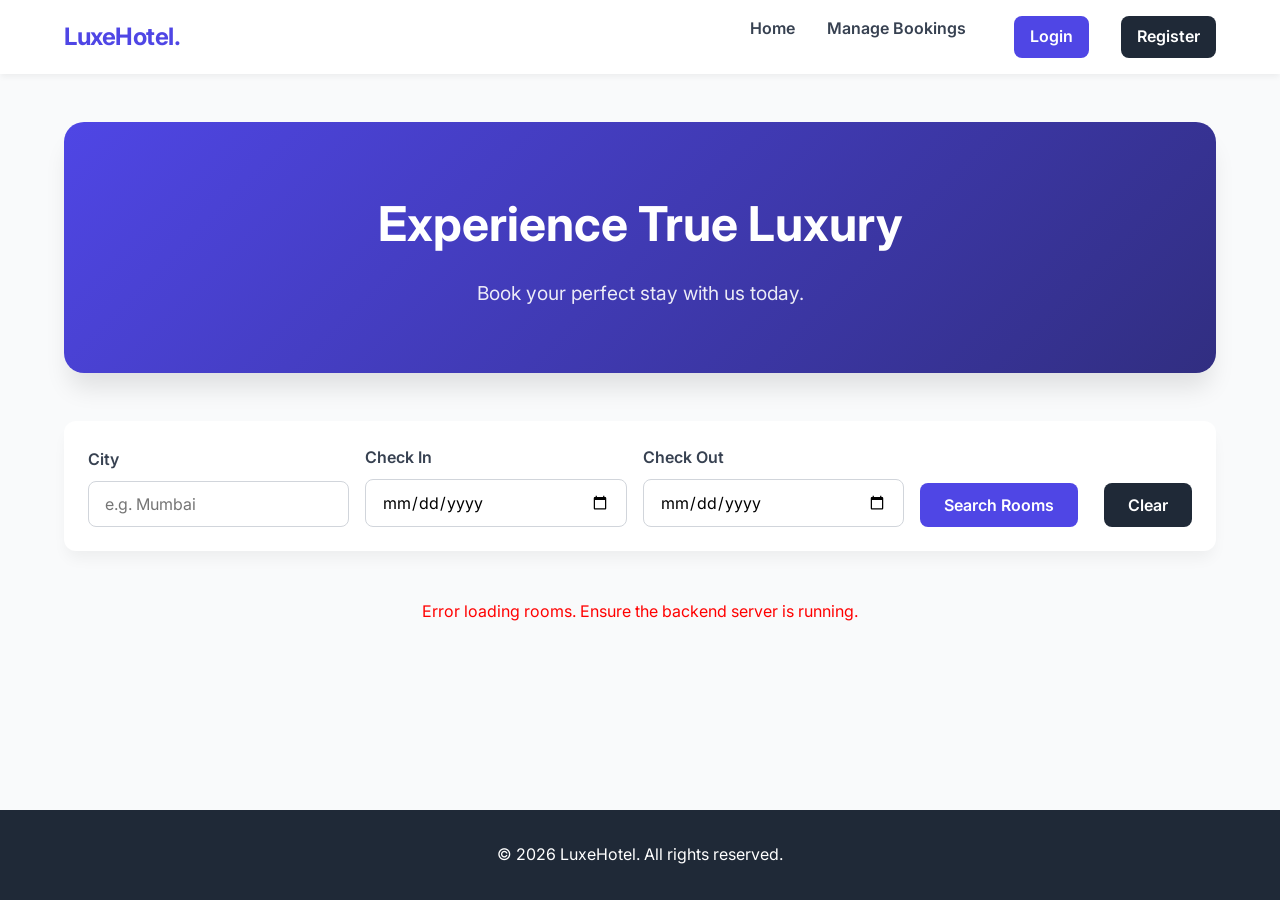
<file: frontend/index.html>
<!DOCTYPE html>
<html lang="en">
<head>
    <meta charset="UTF-8">
    <meta name="viewport" content="width=device-width, initial-scale=1.0">
    <title>Home - LuxeHotel</title>
    <link rel="stylesheet" href="css/style.css">
</head>
<body>

<header>
    <a href="index.html" class="logo">LuxeHotel.</a>
    <nav>
        <ul>
            <!-- Populated by auth.js -->
        </ul>
    </nav>
</header>

<main>
    <section class="hero">
        <h1>Experience True Luxury</h1>
        <p>Book your perfect stay with us today.</p>
    </section>

    <form class="search-bar" id="searchForm">
        <div class="form-group">
            <label>City</label>
            <input type="text" id="cityInput" class="form-control" placeholder="e.g. Mumbai">
        </div>
        <div class="form-group">
            <label>Check In</label>
            <input type="date" id="checkIn" class="form-control">
        </div>
        <div class="form-group">
            <label>Check Out</label>
            <input type="date" id="checkOut" class="form-control">
        </div>
        <button type="submit" class="btn">Search Rooms</button>
        <button type="button" class="btn btn-secondary" style="margin-left: 10px;" onclick="window.location.href='index.html'">Clear</button>
    </form>

    <div class="room-grid" id="roomGrid">
        <!-- Rooms will be injected here via JavaScript -->
    </div>
</main>

<footer>
    <p>&copy; 2026 LuxeHotel. All rights reserved.</p>
</footer>

<script src="js/auth.js"></script>
<script>
    const API_BASE = 'http://localhost:8080/api';

    document.getElementById('searchForm').addEventListener('submit', function(e) {
        e.preventDefault();
        const checkIn = document.getElementById('checkIn').value;
        const checkOut = document.getElementById('checkOut').value;
        const city = document.getElementById('cityInput').value;
        loadRooms(checkIn, checkOut, city, '');
    });

    async function loadRooms(checkIn = '', checkOut = '', city = '', hotelName = '') {
        const grid = document.getElementById('roomGrid');
        grid.innerHTML = '<p style="grid-column: 1 / -1; text-align: center;">Loading rooms...</p>';

        try {
            let url = `${API_BASE}/rooms`;
            const params = new URLSearchParams();
            if (checkIn) params.append('checkIn', checkIn);
            if (checkOut) params.append('checkOut', checkOut);
            if (city) params.append('city', city);
            if (hotelName) params.append('hotelName', hotelName);
            
            if (params.toString()) {
                url += `?${params.toString()}`;
            }

            const response = await fetch(url);
            const rooms = await response.json();
            
            grid.innerHTML = '';

            if (rooms.length === 0) {
                grid.innerHTML = '<p style="grid-column: 1 / -1; text-align: center;">No rooms available for the selected criteria.</p>';
                return;
            }

            rooms.forEach(room => {
                const card = document.createElement('div');
                card.className = 'room-card';
                card.innerHTML = `
                    <img src="${room.imageUrl}" alt="Room Image" class="room-img">
                    <div class="room-details">
                        <div class="room-type">${room.type} at ${room.hotel.name}, ${room.hotel.city}</div>
                        <h3>Room ${room.roomNumber}</h3>
                        <p class="room-price">₹<span>${room.pricePerNight}</span> <span>/ night</span></p>
                        <p style="margin-bottom: 1rem; color: var(--text-muted); font-size: 0.95rem;">${room.description}</p>
                        <a href="room-details.html?roomId=${room.id}" class="btn" style="width: 100%;">View Details & Book</a>
                    </div>
                `;
                grid.appendChild(card);
            });
        } catch (error) {
            grid.innerHTML = '<p style="grid-column: 1 / -1; text-align: center; color: red;">Error loading rooms. Ensure the backend server is running.</p>';
            console.error(error);
        }
    }

    
    document.getElementById('checkIn').addEventListener('change', function() {
        document.getElementById('checkOut').min = this.value;
    });

   
    loadRooms();
</script>
</body>
</html>
</file>
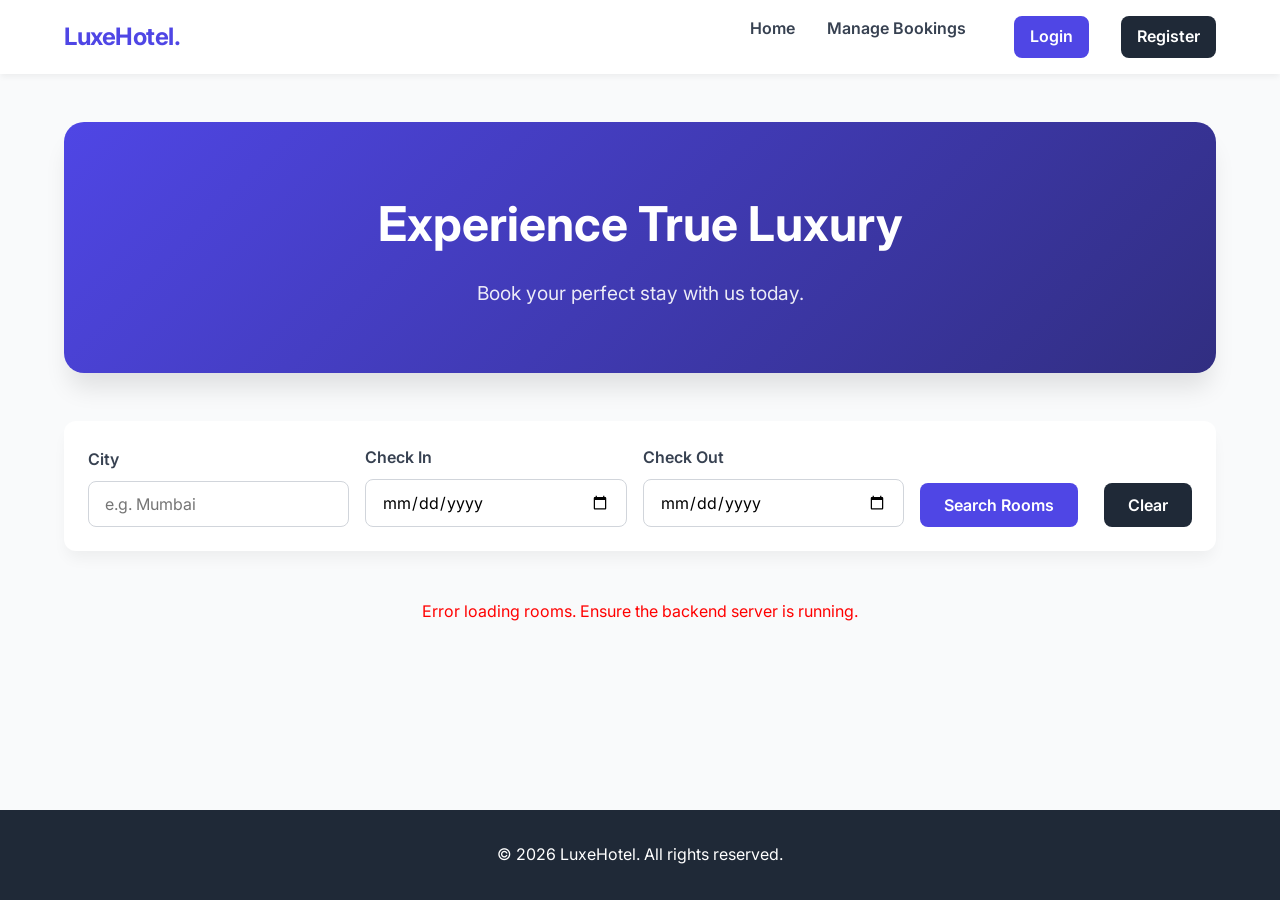
<file: frontend/admin.html>
<!DOCTYPE html>
<html lang="en">
<head>
    <meta charset="UTF-8">
    <meta name="viewport" content="width=device-width, initial-scale=1.0">
    <title>Admin Dashboard - LuxeHotel</title>
    <link rel="stylesheet" href="css/style.css">
</head>
<body>

<header>
    <a href="index.html" class="logo">LuxeHotel.</a>
    <nav>
        <ul>
            <!-- Populated by auth.js -->
        </ul>
    </nav>
</header>

<main>
    <h2 style="text-align: center; margin-bottom: 2rem;">Admin Dashboard</h2>

    <div class="glass-form" style="max-width: 1000px; margin: 0 auto 2rem auto;">
        <h3 style="margin-bottom: 1rem;">Registered Users</h3>
        <div style="overflow-x: auto;">
            <table style="width: 100%; border-collapse: collapse; margin-bottom: 1rem;">
                <thead>
                    <tr style="border-bottom: 2px solid var(--border-color); text-align: left;">
                        <th style="padding: 0.5rem;">ID</th>
                        <th style="padding: 0.5rem;">Name</th>
                        <th style="padding: 0.5rem;">Email</th>
                        <th style="padding: 0.5rem;">Role</th>
                    </tr>
                </thead>
                <tbody id="usersTableBody">
                    <tr><td colspan="4" style="text-align:center; padding: 1rem;">Loading users...</td></tr>
                </tbody>
            </table>
        </div>
    </div>

    <div class="glass-form" style="max-width: 1000px; margin: 0 auto 2rem auto;">
        <h3 style="margin-bottom: 1rem;">Payment & Reservation History</h3>
        <div style="overflow-x: auto;">
            <table style="width: 100%; border-collapse: collapse; margin-bottom: 1rem;">
                <thead>
                    <tr style="border-bottom: 2px solid var(--border-color); text-align: left;">
                        <th style="padding: 0.5rem;">Ref</th>
                        <th style="padding: 0.5rem;">Guest</th>
                        <th style="padding: 0.5rem;">Room</th>
                        <th style="padding: 0.5rem;">Add-ons</th>
                        <th style="padding: 0.5rem;">Total Price</th>
                        <th style="padding: 0.5rem;">Method</th>
                        <th style="padding: 0.5rem;">Status</th>
                        <th style="padding: 0.5rem;">Action</th>
                    </tr>
                </thead>
                <tbody id="reservationsTableBody">
                    <tr><td colspan="8" style="text-align:center; padding: 1rem;">Loading reservations...</td></tr>
                </tbody>
            </table>
        </div>
    </div>
</main>

<footer>
    <p>&copy; 2026 LuxeHotel. All rights reserved.</p>
</footer>

<script src="js/auth.js"></script>
<script>
    const API_BASE = 'http://localhost:8080/api';

    document.addEventListener('DOMContentLoaded', () => {
        const user = getCurrentUser();
        if (!user || user.role !== 'ADMIN') {
            alert('Access Denied. Admins only.');
            window.location.href = 'index.html';
            return;
        }

        loadUsers();
        loadReservations();
    });

    async function loadUsers() {
        try {
            const response = await fetch(`${API_BASE}/admin/users`);
            const users = await response.json();
            const tbody = document.getElementById('usersTableBody');
            tbody.innerHTML = '';
            
            if (users.length === 0) {
                tbody.innerHTML = '<tr><td colspan="4" style="text-align:center; padding: 1rem;">No users found.</td></tr>';
                return;
            }

            users.forEach(u => {
                const tr = document.createElement('tr');
                tr.style.borderBottom = '1px solid var(--border-color)';
                tr.innerHTML = `
                    <td style="padding: 0.5rem;">${u.id}</td>
                    <td style="padding: 0.5rem;">${u.name}</td>
                    <td style="padding: 0.5rem;">${u.email}</td>
                    <td style="padding: 0.5rem;">${u.role}</td>
                `;
                tbody.appendChild(tr);
            });
        } catch (error) {
            document.getElementById('usersTableBody').innerHTML = '<tr><td colspan="4" style="text-align:center; padding: 1rem; color: red;">Failed to load users.</td></tr>';
        }
    }

    async function loadReservations() {
        try {
            const response = await fetch(`${API_BASE}/admin/reservations`);
            const reservations = await response.json();
            const tbody = document.getElementById('reservationsTableBody');
            tbody.innerHTML = '';
            
            if (reservations.length === 0) {
                tbody.innerHTML = '<tr><td colspan="8" style="text-align:center; padding: 1rem;">No reservations found.</td></tr>';
                return;
            }

            reservations.forEach(r => {
                const tr = document.createElement('tr');
                tr.style.borderBottom = '1px solid var(--border-color)';
                const statusHtml = r.paid ? '<span style="color:var(--success); font-weight:bold;">Paid</span>' : '<span style="color:var(--accent); font-weight:bold;">Pending</span>';
                
                const actionButton = r.paid 
                    ? `<button onclick="toggleReservationStatus(${r.id}, false)" class="btn btn-secondary" style="padding: 0.2rem 0.5rem; font-size: 0.8rem;">Mark Pending</button>`
                    : `<button onclick="toggleReservationStatus(${r.id}, true)" class="btn" style="padding: 0.2rem 0.5rem; font-size: 0.8rem;">Mark Paid</button>`;

                tr.innerHTML = `
                    <td style="padding: 0.5rem;">${r.bookingReference}</td>
                    <td style="padding: 0.5rem;">${r.guestName}</td>
                    <td style="padding: 0.5rem;">${r.room.type} - ${r.room.hotel.city}</td>
                    <td style="padding: 0.5rem; color:var(--primary); font-size:0.85rem;">${r.selectedAddons || 'None'}</td>
                    <td style="padding: 0.5rem;">₹${r.totalPrice}</td>
                    <td style="padding: 0.5rem; font-size:0.9rem;">${r.paymentMethod}</td>
                    <td style="padding: 0.5rem;">${statusHtml}</td>
                    <td style="padding: 0.5rem;">${actionButton}</td>
                `;
                tbody.appendChild(tr);
            });
        } catch (error) {
            document.getElementById('reservationsTableBody').innerHTML = '<tr><td colspan="8" style="text-align:center; padding: 1rem; color: red;">Failed to load reservations.</td></tr>';
        }
    }

    async function toggleReservationStatus(id, isPaid) {
        if (!confirm(`Are you sure you want to mark this reservation as ${isPaid ? 'Paid' : 'Pending'}?`)) return;
        
        try {
            const response = await fetch(`${API_BASE}/admin/reservations/${id}/status`, {
                method: 'PUT',
                headers: {
                    'Content-Type': 'application/json'
                },
                body: JSON.stringify({ isPaid: isPaid })
            });

            if (response.ok) {
                loadReservations();
            } else {
                alert('Failed to update status.');
            }
        } catch (error) {
            console.error(error);
            alert('Error updating status.');
        }
    }
</script>
</body>
</html>
</file>
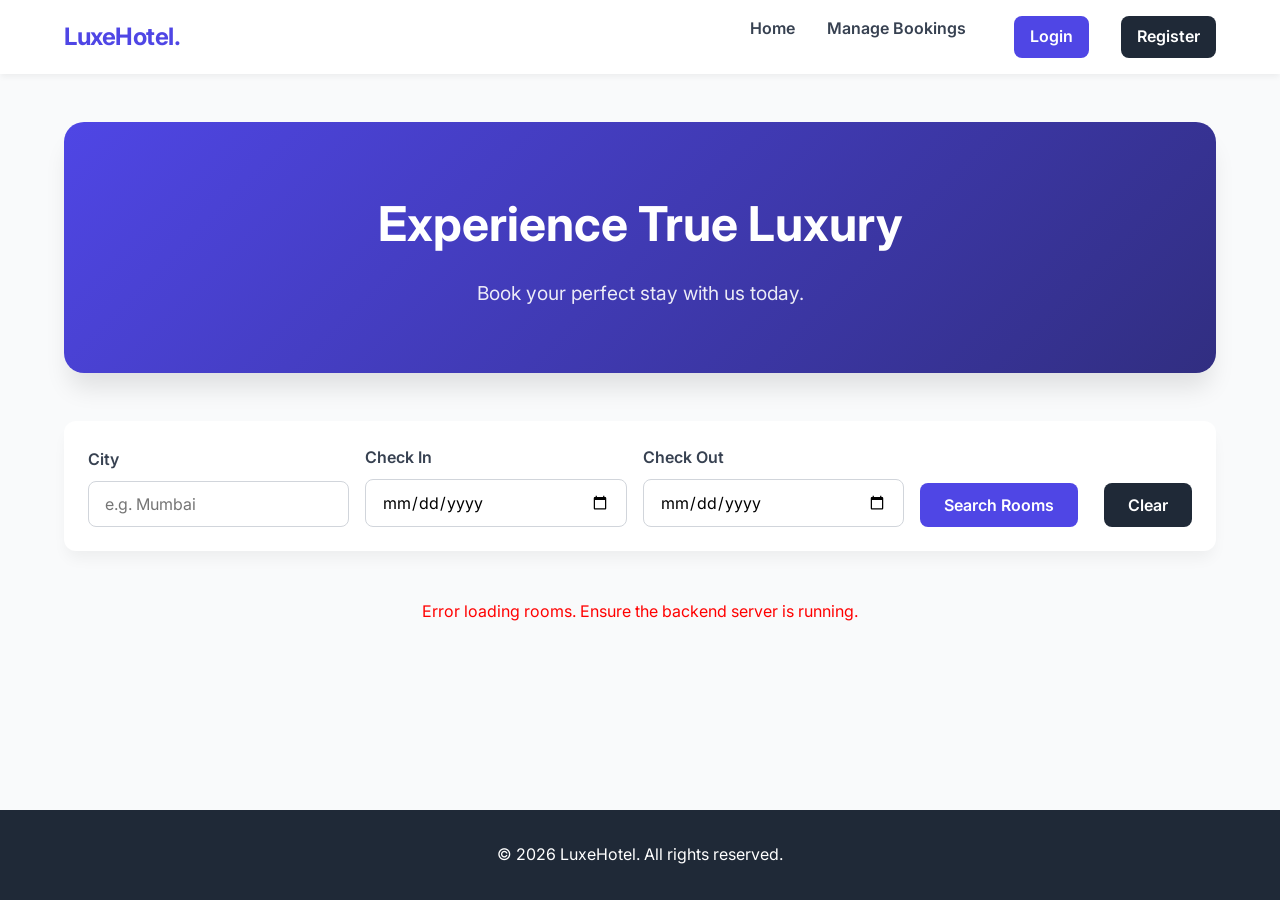
<file: frontend/booking.html>
<!DOCTYPE html>
<html lang="en">
<head>
    <meta charset="UTF-8">
    <meta name="viewport" content="width=device-width, initial-scale=1.0">
    <title>Book Room - LuxeHotel</title>
    <link rel="stylesheet" href="css/style.css">
</head>
<body>

<header>
    <a href="index.html" class="logo">LuxeHotel.</a>
    <nav>
        <ul>
            <!-- Populated by auth.js -->
        </ul>
    </nav>
</header>

<main>
    <div class="glass-form" id="bookingContainer">
        <h2 style="margin-bottom: 1rem;">Complete Your Booking</h2>
        <div id="roomInfo" style="margin-bottom: 2rem; color: var(--text-muted);">
            Loading room details...
        </div>

        <div id="errorAlert" class="alert alert-error" style="display: none;"></div>

        <form id="bookingForm" style="display: none;">
            <div class="form-group">
                <label for="guestName">Full Name</label>
                <input type="text" id="guestName" class="form-control" required placeholder="John Doe">
            </div>
            <div class="form-group">
                <label for="guestEmail">Email Address</label>
                <input type="email" id="guestEmail" class="form-control" required placeholder="john@example.com">
            </div>
            <div style="display: flex; gap: 1rem; margin-bottom: 1.5rem;">
                <div style="flex: 1;">
                    <label for="age" style="display: block; margin-bottom: 0.5rem; font-weight: 600; color: var(--text-main);">Age</label>
                    <input type="number" id="age" class="form-control" required min="18" max="120" placeholder="e.g. 30">
                </div>
                <div style="flex: 2;">
                    <label for="aadhaarNumber" style="display: block; margin-bottom: 0.5rem; font-weight: 600; color: var(--text-main);">Aadhaar Number</label>
                    <input type="text" id="aadhaarNumber" class="form-control" required pattern="\d{12}" title="12 digit Aadhaar Number" placeholder="123456789012">
                </div>
                <div style="flex: 1;">
                    <label for="familyMembers" style="display: block; margin-bottom: 0.5rem; font-weight: 600; color: var(--text-main);">Total Guests</label>
                    <input type="number" id="familyMembers" class="form-control" required min="1" max="10" value="1">
                </div>
            </div>
            <div style="display: flex; gap: 1rem;">
                <div class="form-group" style="flex: 1;">
                    <label for="checkIn">Check-In</label>
                    <input type="date" id="checkIn" class="form-control" required>
                </div>
                <div class="form-group" style="flex: 1;">
                    <label for="checkOut">Check-Out</label>
                    <input type="date" id="checkOut" class="form-control" required>
                </div>
            </div>

            <div class="form-group" style="margin-top: 1rem;">
                <label style="display: block; margin-bottom: 0.5rem; font-weight: 600; color: var(--text-main);">Premium Add-ons</label>
                <div style="display: flex; flex-direction: column; gap: 0.5rem;">
                    <label style="display: flex; align-items: center; gap: 0.5rem;">
                        <input type="checkbox" id="airportPickup" class="addon-checkbox" data-type="flat" data-price="2000"> 
                        Airport Chauffeur Pickup (₹2000 flat)
                    </label>
                    <label style="display: flex; align-items: center; gap: 0.5rem;">
                        <input type="checkbox" id="spaPackage" class="addon-checkbox" data-type="flat" data-price="4500"> 
                        Luxury Spa Package (₹4500 flat)
                    </label>
                    <label style="display: flex; align-items: center; gap: 0.5rem;">
                        <input type="checkbox" id="dailyBreakfast" class="addon-checkbox" data-type="daily" data-price="1000"> 
                        Gourmet Breakfast (₹1000 / day)
                    </label>
                </div>
            </div>

            <div style="margin-top: 1.5rem; padding: 1rem; background: rgba(0,0,0,0.03); border-radius: var(--radius); text-align: center;">
                <h3 style="color: var(--primary);">Estimated Total: <span id="estimatedTotal">₹0</span></h3>
            </div>
            
            <div style="margin-top: 1rem;">
                <button type="submit" class="btn" style="width: 100%;">Proceed to Payment</button>
            </div>
        </form>
    </div>
</main>

<footer>
    <p>&copy; 2026 LuxeHotel. All rights reserved.</p>
</footer>

<script src="js/auth.js"></script>
<script>
    const API_BASE = 'http://localhost:8080/api';
    const urlParams = new URLSearchParams(window.location.search);
    const roomId = urlParams.get('roomId');

    if (!roomId) {
        window.location.href = 'index.html';
    }

    let currentRoomPrice = 0;

    async function loadRoom() {
        try {
            const response = await fetch(`${API_BASE}/rooms/${roomId}`);
            if (!response.ok) throw new Error('Room not found');
            const room = await response.json();
            currentRoomPrice = room.pricePerNight;
            
            document.getElementById('roomInfo').innerHTML = `
                You are booking <strong>${room.type} Room ${room.roomNumber}</strong> at <strong>${room.hotel.name}, ${room.hotel.city}</strong>.<br>
                Base Rate: ₹<span>${room.pricePerNight}</span> per night.
            `;
            document.getElementById('bookingForm').style.display = 'block';
            
           
            const user = getCurrentUser();
            if (user) {
                document.getElementById('guestName').value = user.name;
                document.getElementById('guestEmail').value = user.email;
            }
        } catch (error) {
            document.getElementById('roomInfo').innerHTML = '<span style="color:red">Error loading room details. Ensure backend server is running.</span>';
        }
    }

    document.getElementById('bookingForm').addEventListener('submit', async function(e) {
        e.preventDefault();
        
        const guestName = document.getElementById('guestName').value;
        const guestEmail = document.getElementById('guestEmail').value;
        const age = document.getElementById('age').value;
        const aadhaarNumber = document.getElementById('aadhaarNumber').value;
        const familyMembers = document.getElementById('familyMembers').value;
        const checkIn = document.getElementById('checkIn').value;
        const checkOut = document.getElementById('checkOut').value;
        const errorAlert = document.getElementById('errorAlert');

        const airportPickup = document.getElementById('airportPickup').checked;
        const spaPackage = document.getElementById('spaPackage').checked;
        const dailyBreakfast = document.getElementById('dailyBreakfast').checked;

        const formData = new URLSearchParams();
        formData.append('guestName', guestName);
        formData.append('guestEmail', guestEmail);
        formData.append('age', age);
        formData.append('aadhaarNumber', aadhaarNumber);
        formData.append('familyMembers', familyMembers);
        formData.append('checkIn', checkIn);
        formData.append('checkOut', checkOut);
        formData.append('airportPickup', airportPickup);
        formData.append('spaPackage', spaPackage);
        formData.append('dailyBreakfast', dailyBreakfast);

        try {
            const response = await fetch(`${API_BASE}/book/${roomId}`, {
                method: 'POST',
                headers: { 'Content-Type': 'application/x-www-form-urlencoded' },
                body: formData.toString()
            });

            if (response.ok) {
                const reservation = await response.json();
                window.location.href = `payment.html?ref=${reservation.bookingReference}`;
            } else {
                const errText = await response.text();
                errorAlert.textContent = errText;
                errorAlert.style.display = 'block';
            }
        } catch (error) {
            errorAlert.textContent = 'Network error. Could not reach the server.';
            errorAlert.style.display = 'block';
        }
    });

    function calculateLivePrice() {
        const checkIn = document.getElementById('checkIn').value;
        const checkOut = document.getElementById('checkOut').value;
        let days = 0;

        if (checkIn && checkOut) {
            const inDate = new Date(checkIn);
            const outDate = new Date(checkOut);
            const timeDiff = outDate.getTime() - inDate.getTime();
            days = Math.ceil(timeDiff / (1000 * 3600 * 24));
        }

        if (days <= 0) {
            document.getElementById('estimatedTotal').textContent = '₹0';
            return;
        }

        let total = currentRoomPrice * days;

        document.querySelectorAll('.addon-checkbox').forEach(cb => {
            if (cb.checked) {
                const price = parseFloat(cb.dataset.price);
                if (cb.dataset.type === 'flat') {
                    total += price;
                } else if (cb.dataset.type === 'daily') {
                    total += (price * days);
                }
            }
        });

        document.getElementById('estimatedTotal').textContent = '₹' + total;
    }

    
    document.getElementById('checkIn').addEventListener('change', function() {
        document.getElementById('checkOut').min = this.value;
        calculateLivePrice();
    });
    
    document.getElementById('checkOut').addEventListener('change', calculateLivePrice);
    
    document.querySelectorAll('.addon-checkbox').forEach(cb => {
        cb.addEventListener('change', calculateLivePrice);
    });

    loadRoom();
</script>
</body>
</html>
</file>
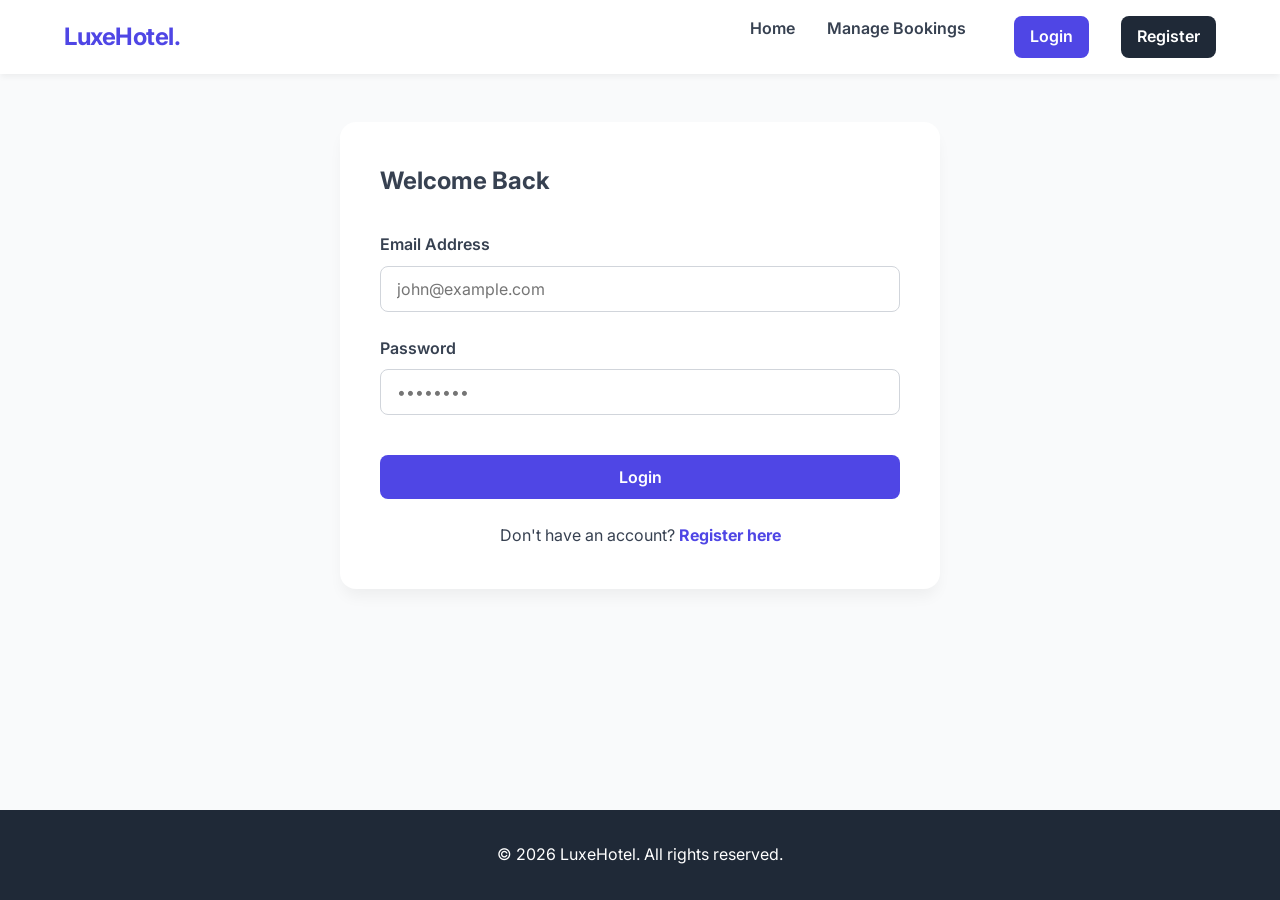
<file: frontend/login.html>
<!DOCTYPE html>
<html lang="en">
<head>
    <meta charset="UTF-8">
    <meta name="viewport" content="width=device-width, initial-scale=1.0">
    <title>Login - LuxeHotel</title>
    <link rel="stylesheet" href="css/style.css">
</head>
<body>

<header>
    <a href="index.html" class="logo">LuxeHotel.</a>
    <nav>
        <ul>
            <!-- Populated by auth.js -->
        </ul>
    </nav>
</header>

<main>
    <div class="glass-form" id="loginContainer">
        <h2 style="margin-bottom: 2rem;">Welcome Back</h2>
        <div id="errorAlert" class="alert alert-error" style="display: none;"></div>
        
        <form id="loginForm">
            <div class="form-group">
                <label for="email">Email Address</label>
                <input type="email" id="email" class="form-control" required placeholder="john@example.com">
            </div>
            <div class="form-group">
                <label for="password">Password</label>
                <input type="password" id="password" class="form-control" required placeholder="••••••••">
            </div>
            <button type="submit" class="btn" style="width: 100%; margin-top: 1rem;">Login</button>
        </form>
        <p style="margin-top: 1.5rem; text-align: center;">Don't have an account? <a href="register.html" style="color: var(--primary); text-decoration: none; font-weight: bold;">Register here</a></p>
    </div>
</main>

<footer>
    <p>&copy; 2026 LuxeHotel. All rights reserved.</p>
</footer>

<script src="js/auth.js"></script>
<script>
    const API_BASE = 'http://localhost:8080/api';

    document.getElementById('loginForm').addEventListener('submit', async function(e) {
        e.preventDefault();
        const errorAlert = document.getElementById('errorAlert');

        const formData = new URLSearchParams();
        formData.append('email', document.getElementById('email').value);
        formData.append('password', document.getElementById('password').value);

        try {
            const response = await fetch(`${API_BASE}/login`, {
                method: 'POST',
                headers: { 'Content-Type': 'application/x-www-form-urlencoded' },
                body: formData.toString()
            });

            if (response.ok) {
                const user = await response.json();
                loginUser(user);
                window.location.href = 'index.html';
            } else {
                const errText = await response.text();
                errorAlert.textContent = errText;
                errorAlert.style.display = 'block';
            }
        } catch (error) {
            errorAlert.textContent = 'Network error. Could not reach the server.';
            errorAlert.style.display = 'block';
        }
    });
</script>
</body>
</html>
</file>
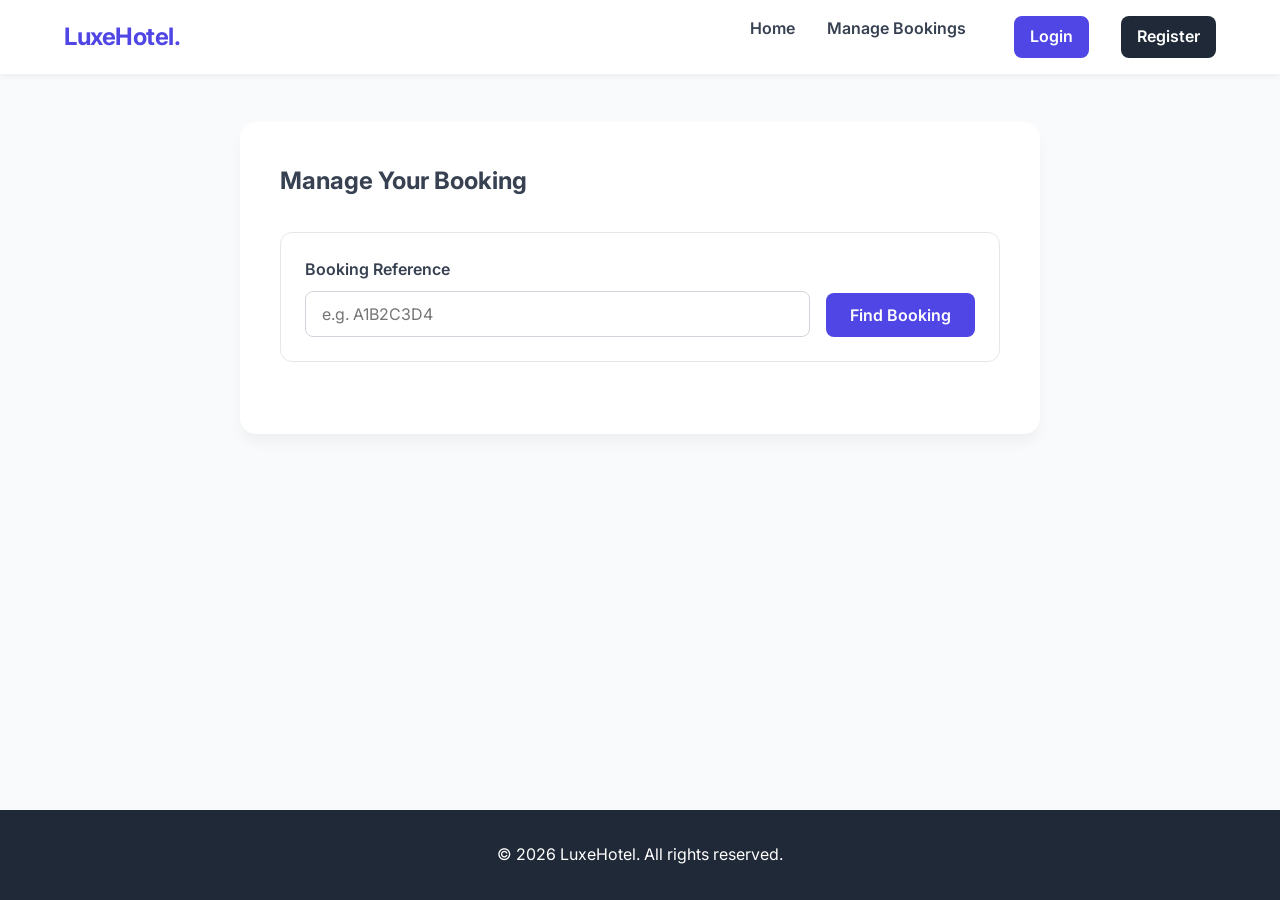
<file: frontend/manage.html>
<!DOCTYPE html>
<html lang="en">
<head>
    <meta charset="UTF-8">
    <meta name="viewport" content="width=device-width, initial-scale=1.0">
    <title>Manage Bookings - LuxeHotel</title>
    <link rel="stylesheet" href="css/style.css">
</head>
<body>

<header>
    <a href="index.html" class="logo">LuxeHotel.</a>
    <nav>
        <ul>
            <!-- Populated by auth.js -->
        </ul>
    </nav>
</header>

<main>
    <div class="glass-form" style="max-width: 800px;">
        <h2 style="margin-bottom: 2rem;">Manage Your Booking</h2>
        
        <div id="successAlert" class="alert alert-success" style="display: none;"></div>
        <div id="errorAlert" class="alert alert-error" style="display: none;"></div>

        <form id="searchForm" class="search-bar" style="margin-bottom: 2rem; box-shadow: none; border: 1px solid #e5e7eb;">
            <div class="form-group">
                <label for="bookingRef">Booking Reference</label>
                <input type="text" id="bookingRef" class="form-control" placeholder="e.g. A1B2C3D4" required>
            </div>
            <button type="submit" class="btn">Find Booking</button>
        </form>

        <div id="reservationDetails" style="display: none;">
            <div style="background: var(--light); padding: 1.5rem; border-radius: 8px; margin-bottom: 1.5rem;">
                <h3 style="margin-bottom: 1rem;">Booking Details</h3>
                <div style="display: grid; grid-template-columns: 1fr 1fr; gap: 1rem;" id="detailsGrid">
                    <!-- Populated via JS -->
                </div>
            </div>

            <div style="display: flex; gap: 1rem;">
                <button id="cancelBtn" class="btn btn-danger">Cancel Reservation</button>
                <a id="payBtn" href="#" class="btn" style="display: none;">Complete Payment</a>
            </div>
        </div>
        <div id="myBookingsSection" style="display: none; margin-top: 2rem;">
            <h3 style="margin-bottom: 1rem; color: var(--text-main);">My Bookings</h3>
            <div id="myBookingsList" style="display: flex; flex-direction: column; gap: 1rem;">
                <p>Loading your bookings...</p>
            </div>
        </div>
    </div>
</main>

<footer>
    <p>&copy; 2026 LuxeHotel. All rights reserved.</p>
</footer>

<script src="js/auth.js"></script>
<script>
    const API_BASE = 'http://localhost:8080/api';
    const urlParams = new URLSearchParams(window.location.search);
    const initialRef = urlParams.get('ref');
    const isSuccess = urlParams.get('success');

    if (isSuccess) {
        document.getElementById('successAlert').textContent = 'Payment successful! Your booking is confirmed.';
        document.getElementById('successAlert').style.display = 'block';
    }

    if (initialRef) {
        document.getElementById('bookingRef').value = initialRef;
        loadReservation(initialRef);
    }

    document.getElementById('searchForm').addEventListener('submit', function(e) {
        e.preventDefault();
        const ref = document.getElementById('bookingRef').value;
        loadReservation(ref);
    });



    async function loadMyBookings(email) {
        const myBookingsList = document.getElementById('myBookingsList');
        try {
            const response = await fetch(`${API_BASE}/reservations/user/${email}`);
            if (response.ok) {
                const reservations = await response.json();
                
                if (reservations.length === 0) {
                    myBookingsList.innerHTML = '<p>You have no bookings.</p>';
                    return;
                }

                myBookingsList.innerHTML = '';
                reservations.forEach(r => {
                    const statusHtml = r.paid ? '<span style="color:var(--success); font-weight:bold;">Paid</span>' : '<span style="color:var(--accent); font-weight:bold;">Pending</span>';
                    const div = document.createElement('div');
                    div.style.padding = '1rem';
                    div.style.border = '1px solid var(--border-color)';
                    div.style.borderRadius = 'var(--radius)';
                    div.style.background = 'rgba(255,255,255,0.5)';
                    div.innerHTML = `
                        <div style="display: flex; justify-content: space-between; align-items: center; margin-bottom: 0.5rem;">
                            <strong>${r.room.hotel.name}, ${r.room.hotel.city}</strong>
                            <span style="font-family: monospace; color: var(--primary);">Ref: ${r.bookingReference}</span>
                        </div>
                        <p style="font-size: 0.9rem; margin-bottom: 0.5rem; color: var(--text-muted);">
                            ${r.checkInDate} to ${r.checkOutDate} | ${r.room.type}
                        </p>
                        <div style="display: flex; justify-content: space-between; align-items: center;">
                            <span style="font-weight: bold; color: var(--accent);">₹${r.totalPrice}</span>
                            <span>${statusHtml}</span>
                        </div>
                        <button onclick="loadReservation('${r.bookingReference}')" class="btn" style="margin-top: 0.5rem; padding: 0.3rem 0.6rem; font-size: 0.85rem;">View Full Details</button>
                    `;
                    myBookingsList.appendChild(div);
                });
            } else {
                myBookingsList.innerHTML = '<span style="color:red">Failed to load your bookings.</span>';
            }
        } catch (error) {
            myBookingsList.innerHTML = '<span style="color:red">Network error.</span>';
        }
    };

    async function loadReservation(ref) {
        const errorAlert = document.getElementById('errorAlert');
        const detailsContainer = document.getElementById('reservationDetails');
        errorAlert.style.display = 'none';

        try {
            const response = await fetch(`${API_BASE}/reservations/${ref}`);
            if (response.ok) {
                const reservation = await response.json();
                
                const statusHtml = reservation.paid 
                    ? `<span style="color: var(--secondary); font-weight: bold;">Confirmed & Paid</span>`
                    : `<span style="color: #EF4444; font-weight: bold;">Pending Payment</span>`;

                document.getElementById('detailsGrid').innerHTML = `
                    <p><strong>Reference:</strong> <span>${reservation.bookingReference}</span></p>
                    <p><strong>Status:</strong> ${statusHtml}</p>
                    <p><strong>Guest Name:</strong> <span>${reservation.guestName}</span></p>
                    <p><strong>Age:</strong> <span>${reservation.age}</span></p>
                    <p><strong>Aadhaar No:</strong> <span>${reservation.aadhaarNumber}</span></p>
                    <p><strong>Total Guests:</strong> <span>${reservation.familyMembers}</span></p>
                    <p><strong>Add-ons:</strong> <span style="color:var(--primary); font-weight:bold;">${reservation.selectedAddons || 'None'}</span></p>
                    <p><strong>Payment Method:</strong> <span>${reservation.paymentMethod || 'N/A'}</span></p>
                    <p><strong>Hotel:</strong> <span>${reservation.room.hotel.name}, ${reservation.room.hotel.city}</span></p>
                    <p><strong>Room:</strong> <span>${reservation.room.type} ${reservation.room.roomNumber}</span></p>
                    <p><strong>Check-In:</strong> <span>${reservation.checkInDate}</span></p>
                    <p><strong>Check-Out:</strong> <span>${reservation.checkOutDate}</span></p>
                    <p><strong>Total Price:</strong> ₹<span>${reservation.totalPrice}</span></p>
                `;

                const payBtn = document.getElementById('payBtn');
                if (!reservation.paid) {
                    payBtn.href = `payment.html?ref=${reservation.bookingReference}`;
                    payBtn.style.display = 'inline-block';
                } else {
                    payBtn.style.display = 'none';
                }

                document.getElementById('cancelBtn').onclick = () => cancelReservation(reservation.bookingReference);

                detailsContainer.style.display = 'block';
            } else {
                detailsContainer.style.display = 'none';
                errorAlert.textContent = 'No reservation found with that reference.';
                errorAlert.style.display = 'block';
            }
        } catch (error) {
            detailsContainer.style.display = 'none';
            errorAlert.textContent = 'Error loading details. Ensure backend server is running.';
            errorAlert.style.display = 'block';
        }
    }

    async function cancelReservation(ref) {
        if (!confirm('Are you sure you want to cancel this reservation?')) return;

        const errorAlert = document.getElementById('errorAlert');
        const successAlert = document.getElementById('successAlert');
        
        try {
            const response = await fetch(`${API_BASE}/cancel/${ref}`, { method: 'POST' });
            if (response.ok) {
                document.getElementById('reservationDetails').style.display = 'none';
                successAlert.textContent = 'Reservation cancelled successfully.';
                successAlert.style.display = 'block';
                errorAlert.style.display = 'none';
            } else {
                const errText = await response.text();
                errorAlert.textContent = errText;
                errorAlert.style.display = 'block';
                successAlert.style.display = 'none';
            }
        } catch (error) {
            errorAlert.textContent = 'Network error. Could not reach the server.';
            errorAlert.style.display = 'block';
            successAlert.style.display = 'none';
        }
    }

    document.addEventListener('DOMContentLoaded', () => {
        const user = getCurrentUser();
        if (user) {
            document.getElementById('myBookingsSection').style.display = 'block';
            loadMyBookings(user.email);
        }
    });
</script>
</body>
</html>
</file>
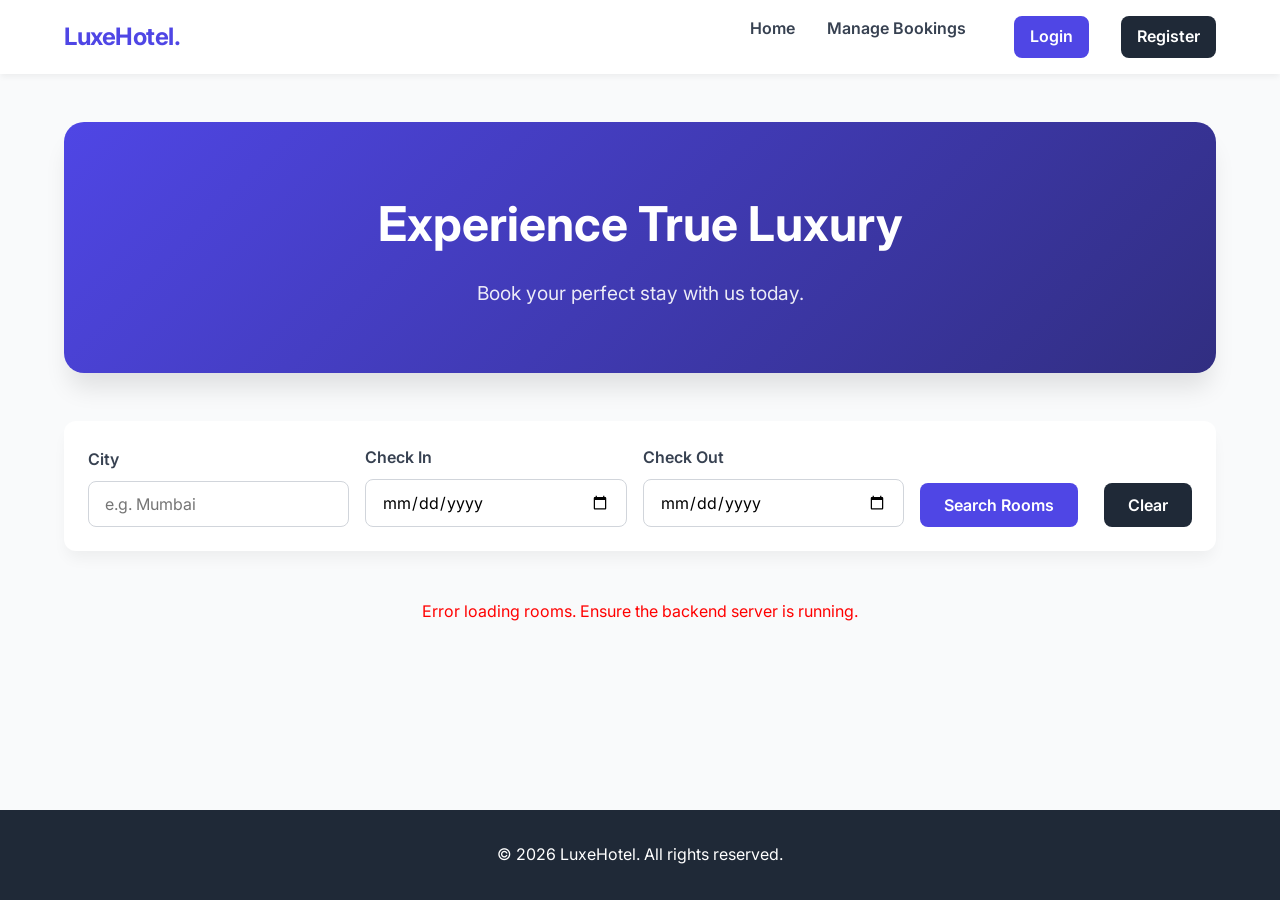
<file: frontend/payment.html>
<!DOCTYPE html>
<html lang="en">
<head>
    <meta charset="UTF-8">
    <meta name="viewport" content="width=device-width, initial-scale=1.0">
    <title>Payment - LuxeHotel</title>
    <link rel="stylesheet" href="css/style.css">
</head>
<body>

<header>
    <a href="index.html" class="logo">LuxeHotel.</a>
    <nav>
        <ul>
            <!-- Populated by auth.js -->
        </ul>
    </nav>
</header>

<main>
    <div class="glass-form" id="paymentContainer">
        <h2 style="margin-bottom: 1rem;">Payment Details</h2>
        <div id="bookingInfo" style="background: var(--light); padding: 1.5rem; border-radius: 8px; margin-bottom: 2rem;">
            Loading reservation details...
        </div>

        <div id="errorAlert" class="alert alert-error" style="display: none;"></div>

        <!-- Payment Simulation Form -->
        <form id="paymentForm" style="display: none;">
            <h3 style="margin-bottom: 1rem;">Select Payment Method</h3>
            <div style="display: flex; gap: 1rem; margin-bottom: 1.5rem;">
                <label style="flex: 1; padding: 1rem; border: 1px solid var(--border-color); border-radius: var(--radius); cursor: pointer; text-align: center;">
                    <input type="radio" name="paymentMethod" value="CARD" checked style="margin-right: 0.5rem;">
                    Credit Card
                </label>
                <label style="flex: 1; padding: 1rem; border: 1px solid var(--border-color); border-radius: var(--radius); cursor: pointer; text-align: center;">
                    <input type="radio" name="paymentMethod" value="CASH" style="margin-right: 0.5rem;">
                    Pay with Cash (At Hotel)
                </label>
            </div>

            <div id="cardDetailsSection">
                <div class="form-group">
                    <label>Cardholder Name</label>
                    <input type="text" class="form-control" placeholder="John Doe">
                </div>
                <div class="form-group">
                    <label>Card Number</label>
                    <input type="text" class="form-control" placeholder="**** **** **** ****">
                </div>
                <div style="display: flex; gap: 1rem;">
                    <div class="form-group" style="flex: 1;">
                        <label>Expiry (MM/YY)</label>
                        <input type="text" class="form-control" placeholder="MM/YY">
                    </div>
                    <div class="form-group" style="flex: 1;">
                        <label>CVV</label>
                        <input type="text" class="form-control" placeholder="123">
                    </div>
                </div>
            </div>

            <button id="payBtn" class="btn" style="width: 100%; margin-top: 1rem;">Confirm Payment</button>
        </form>
    </div>
</main>

<footer>
    <p>&copy; 2026 LuxeHotel. All rights reserved.</p>
</footer>

<script src="js/auth.js"></script>
<script>
    const API_BASE = 'http://localhost:8080/api';
    const urlParams = new URLSearchParams(window.location.search);
    const bookingRef = urlParams.get('ref');

    if (!bookingRef) {
        window.location.href = 'index.html';
    }

    const radios = document.querySelectorAll('input[name="paymentMethod"]');
    const cardSection = document.getElementById('cardDetailsSection');
    const payBtn = document.getElementById('payBtn');

    radios.forEach(radio => {
        radio.addEventListener('change', (e) => {
            if (e.target.value === 'CASH') {
                cardSection.style.display = 'none';
                payBtn.textContent = 'Confirm Booking';
            } else {
                cardSection.style.display = 'block';
                payBtn.textContent = 'Confirm Payment';
            }
        });
    });

    async function loadReservation() {
        try {
            const response = await fetch(`${API_BASE}/reservations/${bookingRef}`);
            if (!response.ok) throw new Error('Reservation not found');
            const reservation = await response.json();
            
            document.getElementById('bookingInfo').innerHTML = `
                <p><strong>Booking Ref:</strong> <span>${reservation.bookingReference}</span></p>
                <p><strong>Hotel:</strong> <span>${reservation.room.hotel.name}, ${reservation.room.hotel.city}</span></p>
                <p><strong>Guest:</strong> <span>${reservation.guestName}</span></p>
                <p><strong>Total Amount:</strong> ₹<span>${reservation.totalPrice}</span></p>
            `;
            document.getElementById('paymentForm').style.display = 'block';
        } catch (error) {
            document.getElementById('bookingInfo').innerHTML = '<span style="color:red">Error loading details. Ensure backend server is running.</span>';
        }
    }

    document.getElementById('paymentForm').addEventListener('submit', async function(e) {
        e.preventDefault();
        const errorAlert = document.getElementById('errorAlert');
        const selectedMethod = document.querySelector('input[name="paymentMethod"]:checked').value;

        try {
            const formData = new URLSearchParams();
            formData.append('paymentMethod', selectedMethod);

            const response = await fetch(`${API_BASE}/payment/${bookingRef}`, {
                method: 'POST',
                headers: { 'Content-Type': 'application/x-www-form-urlencoded' },
                body: formData.toString()
            });

            if (response.ok) {
                window.location.href = `manage.html?ref=${bookingRef}&success=true`;
            } else {
                const errText = await response.text();
                errorAlert.textContent = errText;
                errorAlert.style.display = 'block';
            }
        } catch (error) {
            errorAlert.textContent = 'Network error. Could not reach the server.';
            errorAlert.style.display = 'block';
        }
    });

    loadReservation();
</script>
</body>
</html>
</file>
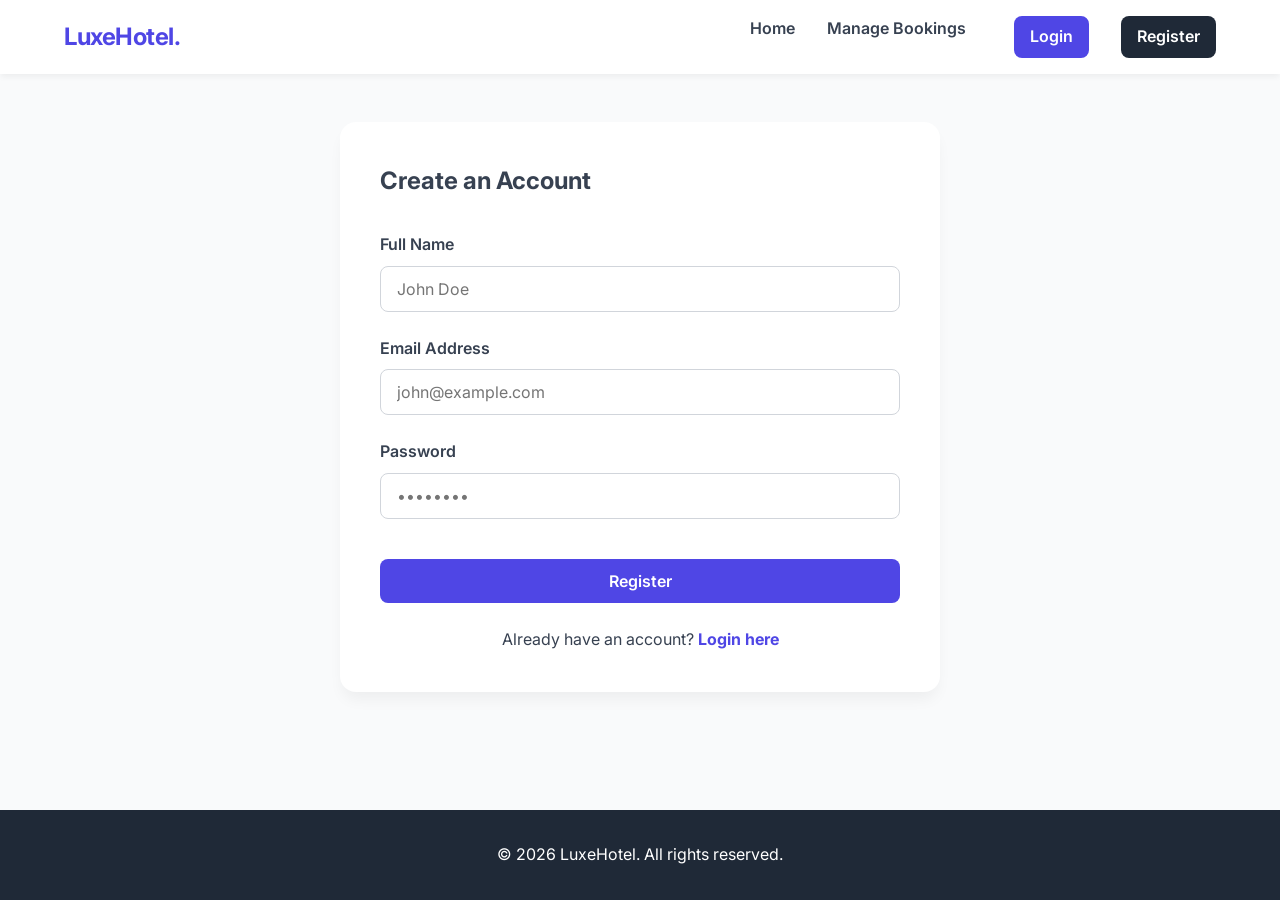
<file: frontend/register.html>
<!DOCTYPE html>
<html lang="en">
<head>
    <meta charset="UTF-8">
    <meta name="viewport" content="width=device-width, initial-scale=1.0">
    <title>Register - LuxeHotel</title>
    <link rel="stylesheet" href="css/style.css">
</head>
<body>

<header>
    <a href="index.html" class="logo">LuxeHotel.</a>
    <nav>
        <ul>
            <!-- Populated by auth.js -->
        </ul>
    </nav>
</header>

<main>
    <div class="glass-form" id="registerContainer">
        <h2 style="margin-bottom: 2rem;">Create an Account</h2>
        <div id="errorAlert" class="alert alert-error" style="display: none;"></div>
        
        <form id="registerForm">
            <div class="form-group">
                <label for="name">Full Name</label>
                <input type="text" id="name" class="form-control" required placeholder="John Doe">
            </div>
            <div class="form-group">
                <label for="email">Email Address</label>
                <input type="email" id="email" class="form-control" required placeholder="john@example.com">
            </div>
            <div class="form-group">
                <label for="password">Password</label>
                <input type="password" id="password" class="form-control" required placeholder="••••••••">
            </div>
            <button type="submit" class="btn" style="width: 100%; margin-top: 1rem;">Register</button>
        </form>
        <p style="margin-top: 1.5rem; text-align: center;">Already have an account? <a href="login.html" style="color: var(--primary); text-decoration: none; font-weight: bold;">Login here</a></p>
    </div>
</main>

<footer>
    <p>&copy; 2026 LuxeHotel. All rights reserved.</p>
</footer>

<script src="js/auth.js"></script>
<script>
    const API_BASE = 'http://localhost:8080/api';

    document.getElementById('registerForm').addEventListener('submit', async function(e) {
        e.preventDefault();
        const errorAlert = document.getElementById('errorAlert');

        const formData = new URLSearchParams();
        formData.append('name', document.getElementById('name').value);
        formData.append('email', document.getElementById('email').value);
        formData.append('password', document.getElementById('password').value);

        try {
            const response = await fetch(`${API_BASE}/register`, {
                method: 'POST',
                headers: { 'Content-Type': 'application/x-www-form-urlencoded' },
                body: formData.toString()
            });

            if (response.ok) {
                const user = await response.json();
                loginUser(user);
                window.location.href = 'index.html';
            } else {
                const errText = await response.text();
                errorAlert.textContent = errText;
                errorAlert.style.display = 'block';
            }
        } catch (error) {
            errorAlert.textContent = 'Network error. Could not reach the server.';
            errorAlert.style.display = 'block';
        }
    });
</script>
</body>
</html>
</file>
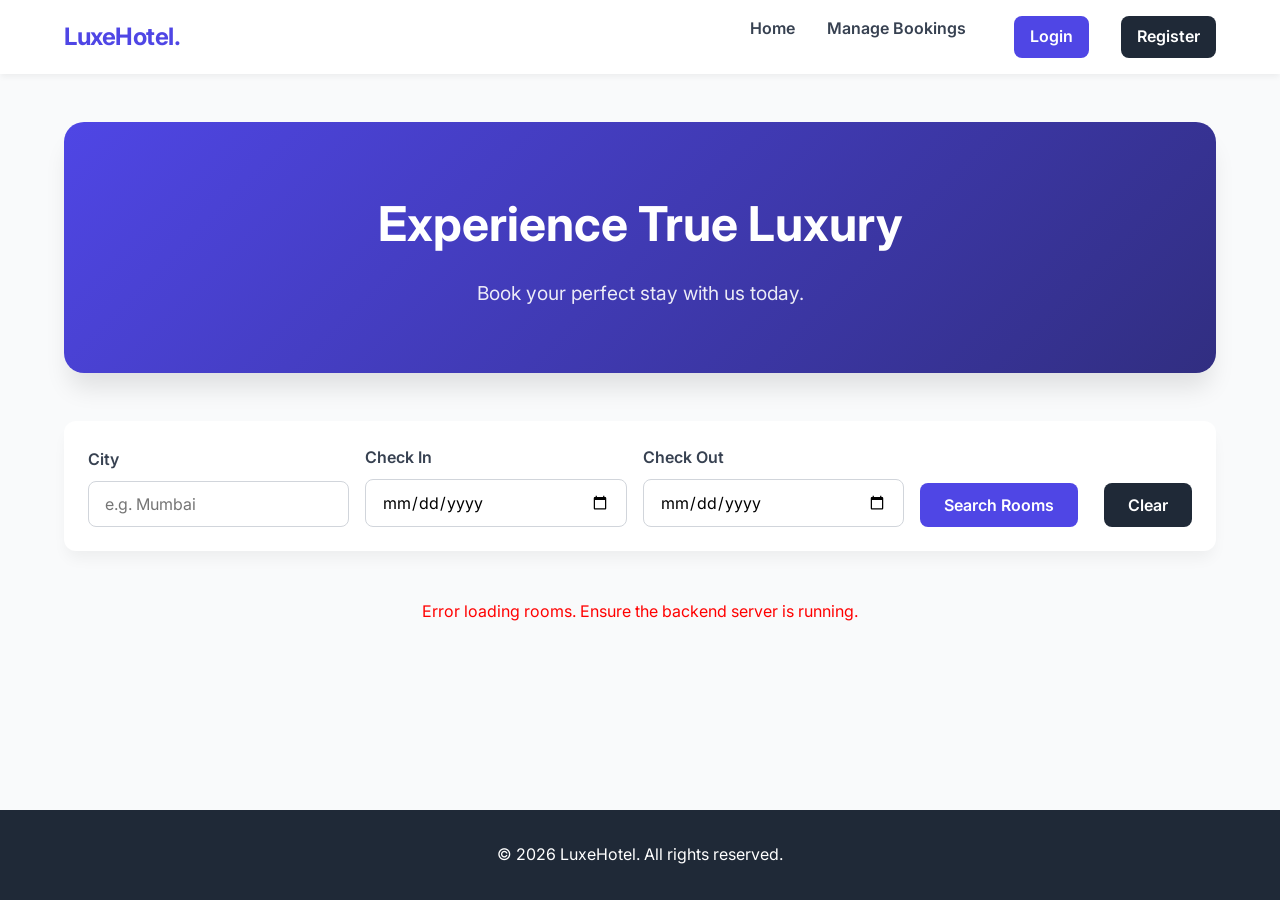
<file: frontend/room-details.html>
<!DOCTYPE html>
<html lang="en">
<head>
    <meta charset="UTF-8">
    <meta name="viewport" content="width=device-width, initial-scale=1.0">
    <title>Room Details - LuxeHotel</title>
    <link rel="stylesheet" href="css/style.css">
</head>
<body>

<header>
    <a href="index.html" class="logo">LuxeHotel.</a>
    <nav>
        <ul>
            <!-- Populated by auth.js -->
        </ul>
    </nav>
</header>

<main>
    <div class="glass-form" id="roomContainer" style="max-width: 800px; margin: 0 auto 2rem auto;">
        <h2 id="roomTitle" style="margin-bottom: 1rem;">Loading Room...</h2>
        <img id="roomImg" src="" alt="Room" style="width: 100%; height: auto; border-radius: var(--radius); margin-bottom: 1rem; display: none;">
        <p id="roomDesc" style="color: var(--text-muted); margin-bottom: 1rem;"></p>
        <h3 id="roomPrice" style="color: var(--accent); margin-bottom: 1.5rem;"></h3>
        <a id="bookBtn" href="#" class="btn" style="display: block; text-align: center;">Book Now</a>
    </div>

    <div class="glass-form" style="max-width: 800px; margin: 0 auto 2rem auto;">
        <h3 style="margin-bottom: 1rem;">Guest Reviews</h3>
        <div id="reviewsList" style="margin-bottom: 2rem;">
            <p>Loading reviews...</p>
        </div>

        <h4 style="margin-bottom: 1rem;">Leave a Review</h4>
        <div id="reviewAlert" class="alert" style="display: none;"></div>
        <form id="reviewForm" style="display: none;">
            <div class="form-group">
                <label>Rating (1 to 5)</label>
                <select id="reviewRating" class="form-control" required>
                    <option value="5">5 - Excellent</option>
                    <option value="4">4 - Good</option>
                    <option value="3">3 - Average</option>
                    <option value="2">2 - Poor</option>
                    <option value="1">1 - Terrible</option>
                </select>
            </div>
            <div class="form-group">
                <label>Comment</label>
                <textarea id="reviewComment" class="form-control" rows="4" required placeholder="Tell us about your stay..."></textarea>
            </div>
            <button type="submit" class="btn">Submit Review</button>
        </form>
        <p id="loginPrompt" style="color: var(--text-muted); font-size: 0.9rem;">You must be <a href="login.html" style="color:var(--primary);">logged in</a> to leave a review.</p>
    </div>
</main>

<footer>
    <p>&copy; 2026 LuxeHotel. All rights reserved.</p>
</footer>

<script src="js/auth.js"></script>
<script>
    const API_BASE = 'http://localhost:8080/api';
    const urlParams = new URLSearchParams(window.location.search);
    const roomId = urlParams.get('roomId');

    if (!roomId) {
        window.location.href = 'index.html';
    }

    const user = getCurrentUser();
    if (user) {
        document.getElementById('reviewForm').style.display = 'block';
        document.getElementById('loginPrompt').style.display = 'none';
    }

    async function loadRoomDetails() {
        try {
            const response = await fetch(`${API_BASE}/rooms/${roomId}`);
            if (!response.ok) throw new Error('Room not found');
            const room = await response.json();
            
            document.getElementById('roomTitle').textContent = `${room.type} at ${room.hotel.name}, ${room.hotel.city}`;
            const img = document.getElementById('roomImg');
            img.src = room.imageUrl;
            img.style.display = 'block';
            document.getElementById('roomDesc').textContent = room.description;
            document.getElementById('roomPrice').textContent = `₹${room.pricePerNight} / night`;
            document.getElementById('bookBtn').href = `booking.html?roomId=${room.id}`;
        } catch (error) {
            document.getElementById('roomTitle').textContent = 'Error loading room details.';
        }
    }

    async function loadReviews() {
        try {
            const response = await fetch(`${API_BASE}/reviews/${roomId}`);
            const reviews = await response.json();
            const list = document.getElementById('reviewsList');
            list.innerHTML = '';
            
            if (reviews.length === 0) {
                list.innerHTML = '<p style="color: var(--text-muted);">No reviews yet. Be the first to review!</p>';
                return;
            }

            reviews.forEach(r => {
                const div = document.createElement('div');
                div.style.borderBottom = '1px solid var(--border-color)';
                div.style.paddingBottom = '1rem';
                div.style.marginBottom = '1rem';
                div.innerHTML = `
                    <div style="display:flex; justify-content:space-between; margin-bottom: 0.5rem;">
                        <strong>${r.guestName}</strong>
                        <span style="color: #f59e0b; font-weight: bold;">${'★'.repeat(r.rating)}${'☆'.repeat(5 - r.rating)}</span>
                    </div>
                    <p style="color: var(--text-main);">${r.comment}</p>
                `;
                list.appendChild(div);
            });
        } catch (error) {
            document.getElementById('reviewsList').innerHTML = '<p style="color: red;">Failed to load reviews.</p>';
        }
    }

    document.getElementById('reviewForm').addEventListener('submit', async function(e) {
        e.preventDefault();
        if (!user) return;

        const rating = document.getElementById('reviewRating').value;
        const comment = document.getElementById('reviewComment').value;
        const alertBox = document.getElementById('reviewAlert');

        const formData = new URLSearchParams();
        formData.append('guestName', user.name);
        formData.append('rating', rating);
        formData.append('comment', comment);

        try {
            const response = await fetch(`${API_BASE}/reviews/${roomId}`, {
                method: 'POST',
                headers: { 'Content-Type': 'application/x-www-form-urlencoded' },
                body: formData.toString()
            });

            if (response.ok) {
                alertBox.className = 'alert alert-success';
                alertBox.textContent = 'Review submitted successfully!';
                alertBox.style.display = 'block';
                document.getElementById('reviewForm').reset();
                loadReviews();
            } else {
                const errText = await response.text();
                alertBox.className = 'alert alert-error';
                alertBox.textContent = errText;
                alertBox.style.display = 'block';
            }
        } catch (error) {
            alertBox.className = 'alert alert-error';
            alertBox.textContent = 'Network error.';
            alertBox.style.display = 'block';
        }
    });

    loadRoomDetails();
    loadReviews();
</script>
</body>
</html>
</file>
<file: frontend/css/style.css>
@import url('https://fonts.googleapis.com/css2?family=Inter:wght@300;400;600;700&display=swap');

:root {
    --primary: #4F46E5;
    --primary-hover: #4338CA;
    --secondary: #10B981;
    --dark: #1F2937;
    --light: #F9FAFB;
    --white: #FFFFFF;
    --text-main: #374151;
    --text-muted: #6B7280;
    --glass-bg: rgba(255, 255, 255, 0.9);
    --glass-border: rgba(255, 255, 255, 0.2);
}

* {
    margin: 0;
    padding: 0;
    box-sizing: border-box;
    font-family: 'Inter', sans-serif;
}

body {
    background-color: var(--light);
    color: var(--text-main);
    line-height: 1.6;
    display: flex;
    flex-direction: column;
    min-height: 100vh;
}


header {
    background: var(--white);
    padding: 1rem 5%;
    box-shadow: 0 4px 6px -1px rgba(0, 0, 0, 0.05);
    position: sticky;
    top: 0;
    z-index: 100;
    display: flex;
    justify-content: space-between;
    align-items: center;
}

.logo {
    font-size: 1.5rem;
    font-weight: 700;
    color: var(--primary);
    text-decoration: none;
    letter-spacing: -0.5px;
}

nav ul {
    list-style: none;
    display: flex;
    gap: 2rem;
}

nav ul li a {
    text-decoration: none;
    color: var(--text-main);
    font-weight: 600;
    transition: color 0.3s ease;
}

nav ul li a:hover {
    color: var(--primary);
}


main {
    flex: 1;
    padding: 3rem 5%;
    max-width: 1400px;
    margin: 0 auto;
    width: 100%;
}


.hero {
    text-align: center;
    padding: 4rem 2rem;
    background: linear-gradient(135deg, var(--primary) 0%, #312E81 100%);
    color: var(--white);
    border-radius: 20px;
    margin-bottom: 3rem;
    box-shadow: 0 20px 25px -5px rgba(0, 0, 0, 0.1);
}

.hero h1 {
    font-size: 3rem;
    margin-bottom: 1rem;
}

.hero p {
    font-size: 1.2rem;
    opacity: 0.9;
}


.glass-form {
    background: var(--white);
    padding: 2.5rem;
    border-radius: 16px;
    box-shadow: 0 10px 15px -3px rgba(0, 0, 0, 0.05);
    max-width: 600px;
    margin: 0 auto;
}

.form-group {
    margin-bottom: 1.5rem;
}

.form-group label {
    display: block;
    margin-bottom: 0.5rem;
    font-weight: 600;
    color: var(--text-main);
}

.form-control {
    width: 100%;
    padding: 0.75rem 1rem;
    border: 1px solid #D1D5DB;
    border-radius: 8px;
    font-size: 1rem;
    transition: all 0.3s ease;
}

.form-control:focus {
    outline: none;
    border-color: var(--primary);
    box-shadow: 0 0 0 3px rgba(79, 70, 229, 0.2);
}

.btn {
    display: inline-block;
    padding: 0.75rem 1.5rem;
    background: var(--primary);
    color: var(--white);
    border: none;
    border-radius: 8px;
    font-size: 1rem;
    font-weight: 600;
    cursor: pointer;
    text-decoration: none;
    transition: transform 0.2s, background 0.2s;
    text-align: center;
}

.btn:hover {
    background: var(--primary-hover);
    transform: translateY(-2px);
}

.btn-secondary {
    background: var(--dark);
}

.btn-secondary:hover {
    background: #111827;
}

.btn-danger {
    background: #EF4444;
}

.btn-danger:hover {
    background: #DC2626;
}


.room-grid {
    display: grid;
    grid-template-columns: repeat(auto-fill, minmax(320px, 1fr));
    gap: 2rem;
}

.room-card {
    background: var(--white);
    border-radius: 16px;
    overflow: hidden;
    box-shadow: 0 4px 6px -1px rgba(0, 0, 0, 0.05);
    transition: transform 0.3s ease, box-shadow 0.3s ease;
}

.room-card:hover {
    transform: translateY(-10px);
    box-shadow: 0 20px 25px -5px rgba(0, 0, 0, 0.1);
}

.room-img {
    width: 100%;
    height: 220px;
    object-fit: cover;
}

.room-details {
    padding: 1.5rem;
}

.room-type {
    font-size: 0.875rem;
    text-transform: uppercase;
    letter-spacing: 1px;
    color: var(--primary);
    font-weight: 700;
    margin-bottom: 0.5rem;
}

.room-price {
    font-size: 1.5rem;
    font-weight: 700;
    color: var(--dark);
    margin-bottom: 1rem;
}

.room-price span {
    font-size: 1rem;
    color: var(--text-muted);
    font-weight: 400;
}


.alert {
    padding: 1rem;
    border-radius: 8px;
    margin-bottom: 1.5rem;
    font-weight: 600;
}

.alert-error {
    background: #FEE2E2;
    color: #991B1B;
    border-left: 4px solid #EF4444;
}

.alert-success {
    background: #D1FAE5;
    color: #065F46;
    border-left: 4px solid #10B981;
}


.search-bar {
    background: var(--white);
    padding: 1.5rem;
    border-radius: 12px;
    box-shadow: 0 10px 15px -3px rgba(0, 0, 0, 0.05);
    display: flex;
    gap: 1rem;
    align-items: flex-end;
    margin-bottom: 3rem;
    flex-wrap: wrap;
}

.search-bar .form-group {
    margin-bottom: 0;
    flex: 1;
}


footer {
    background: var(--dark);
    color: var(--white);
    text-align: center;
    padding: 2rem;
    margin-top: auto;
}
</file>
